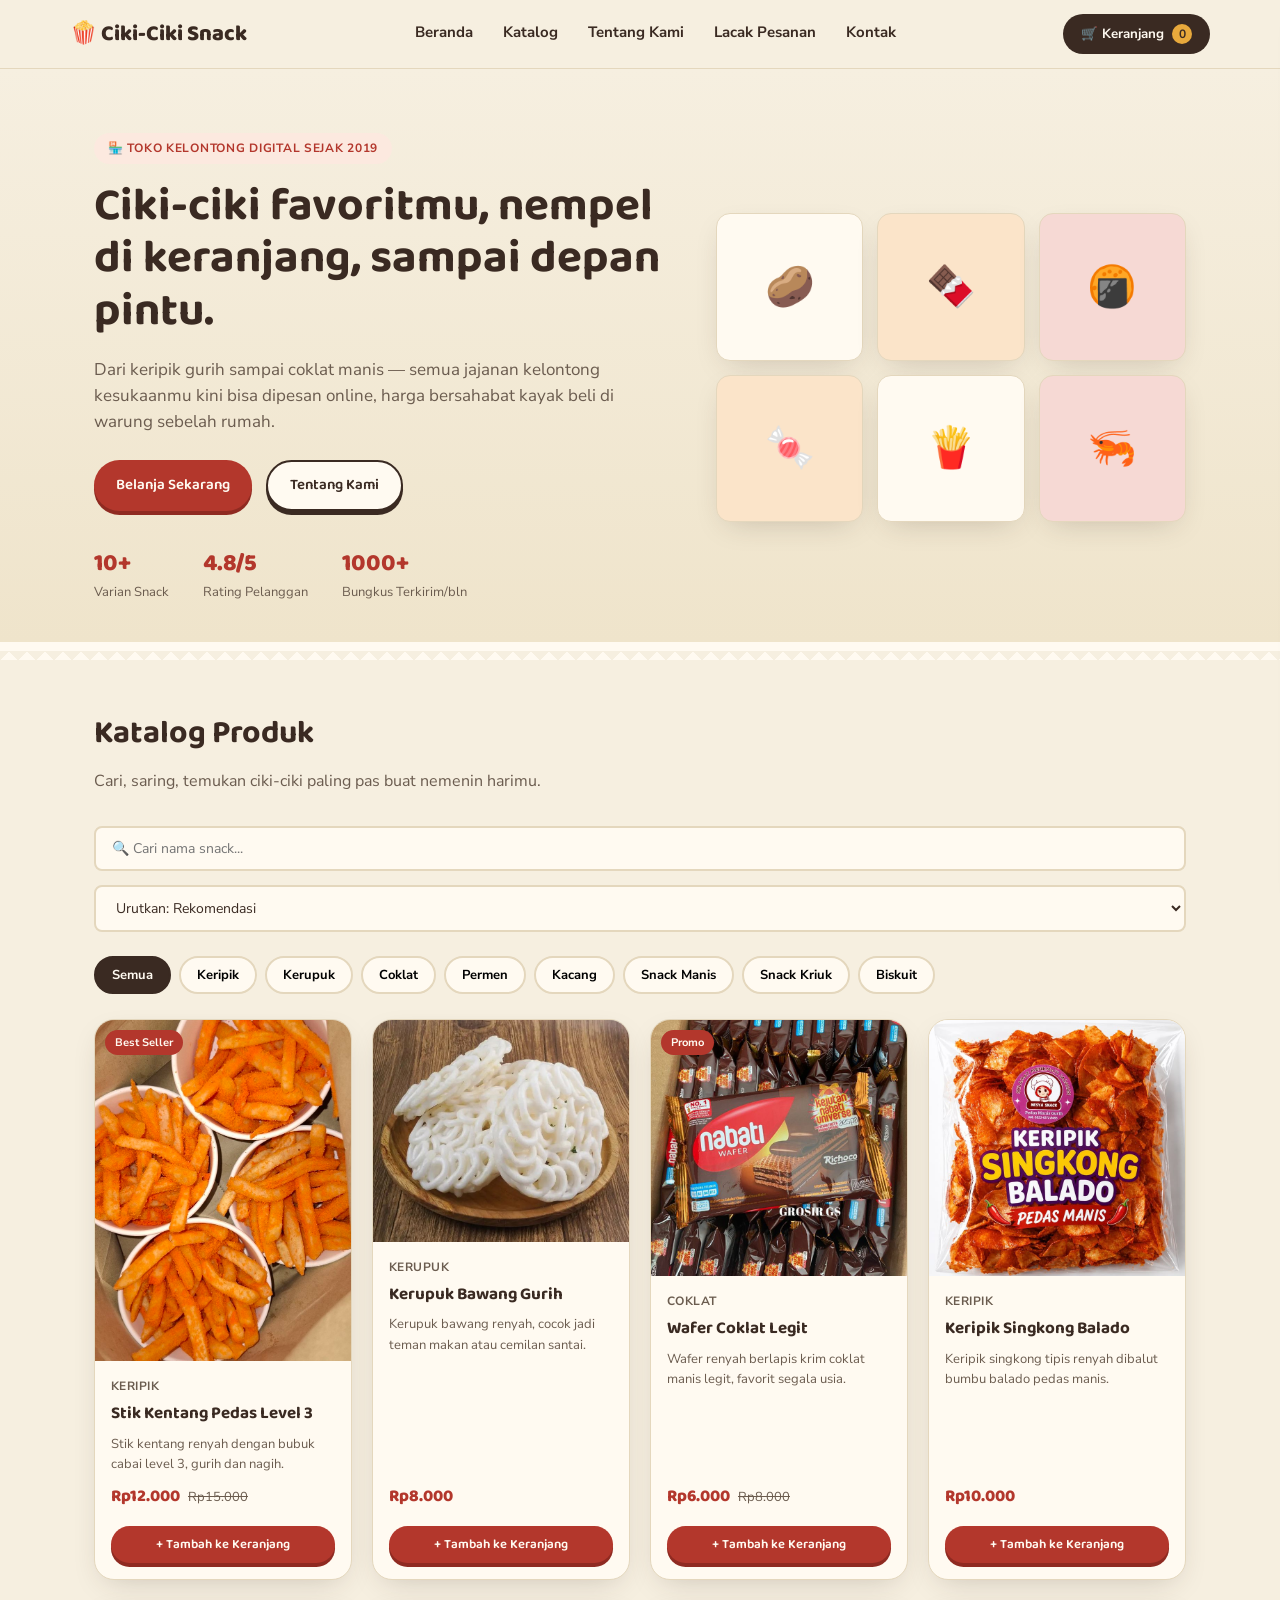
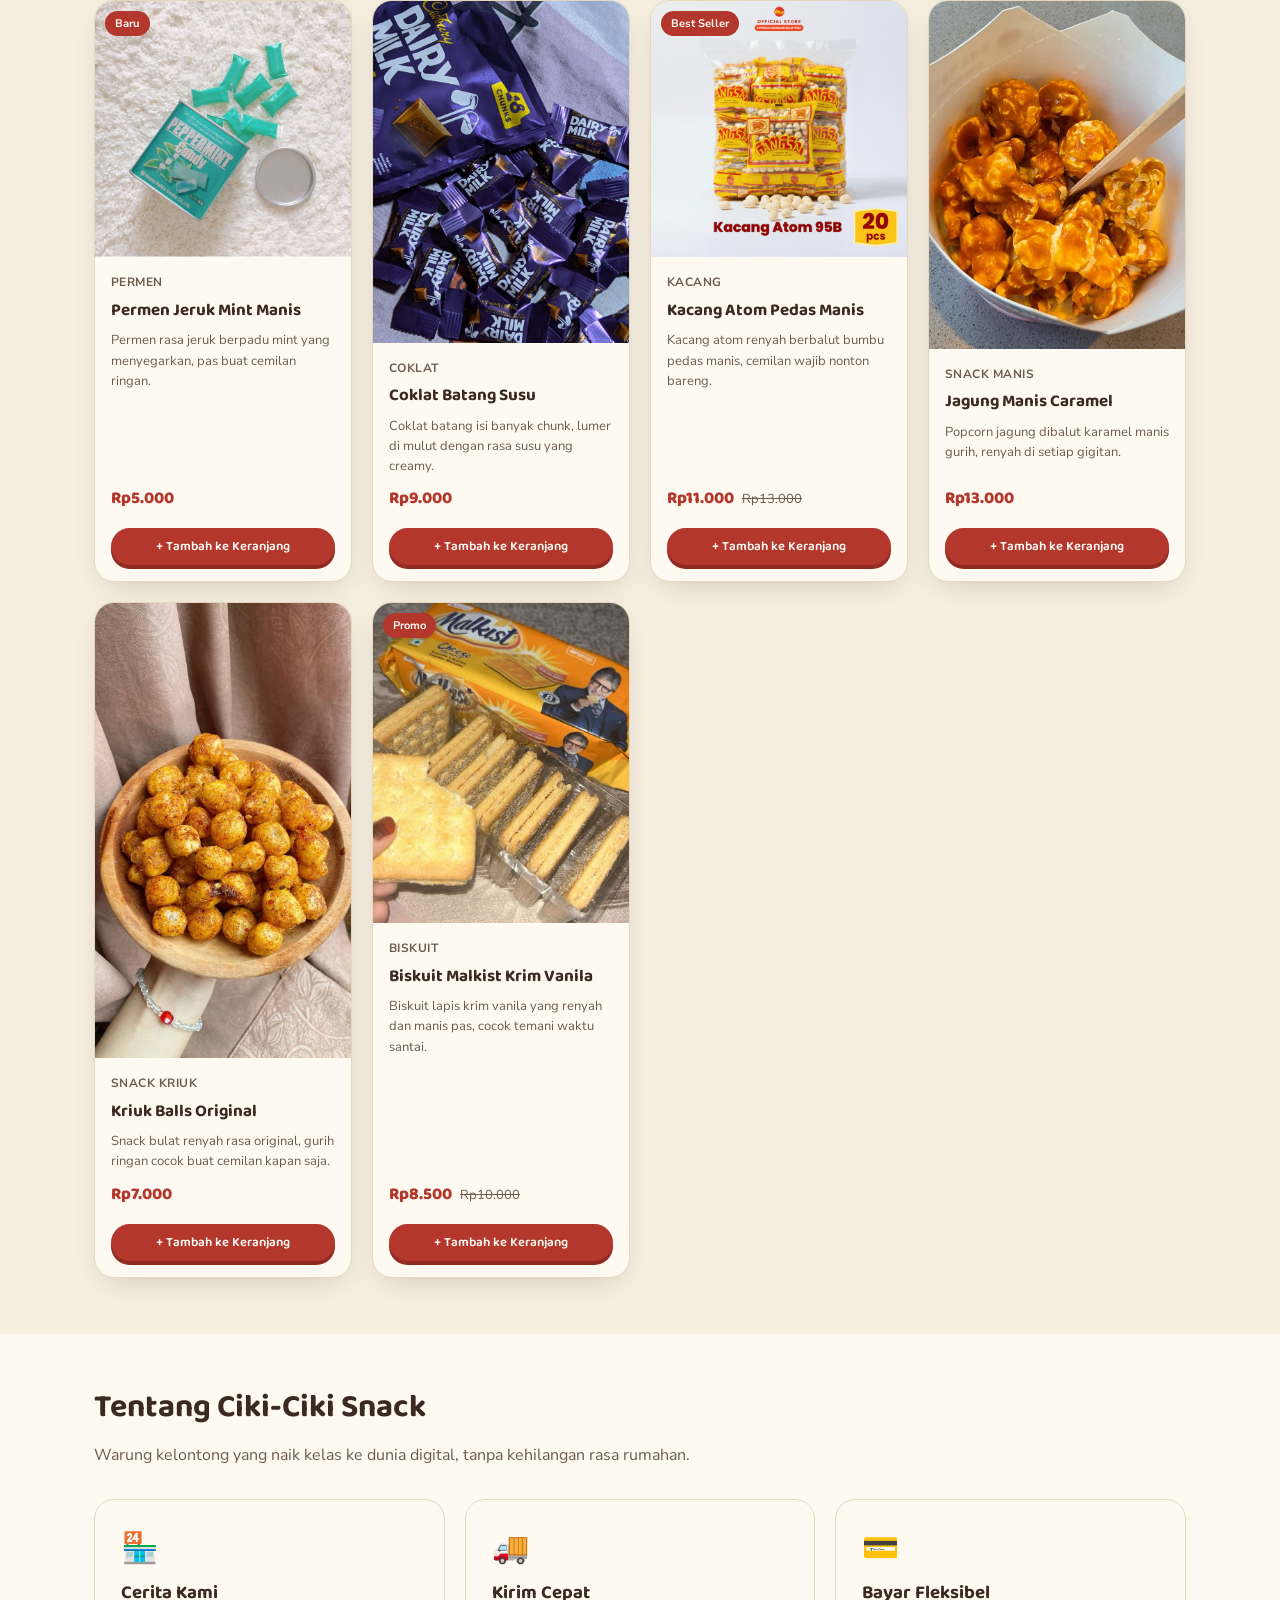
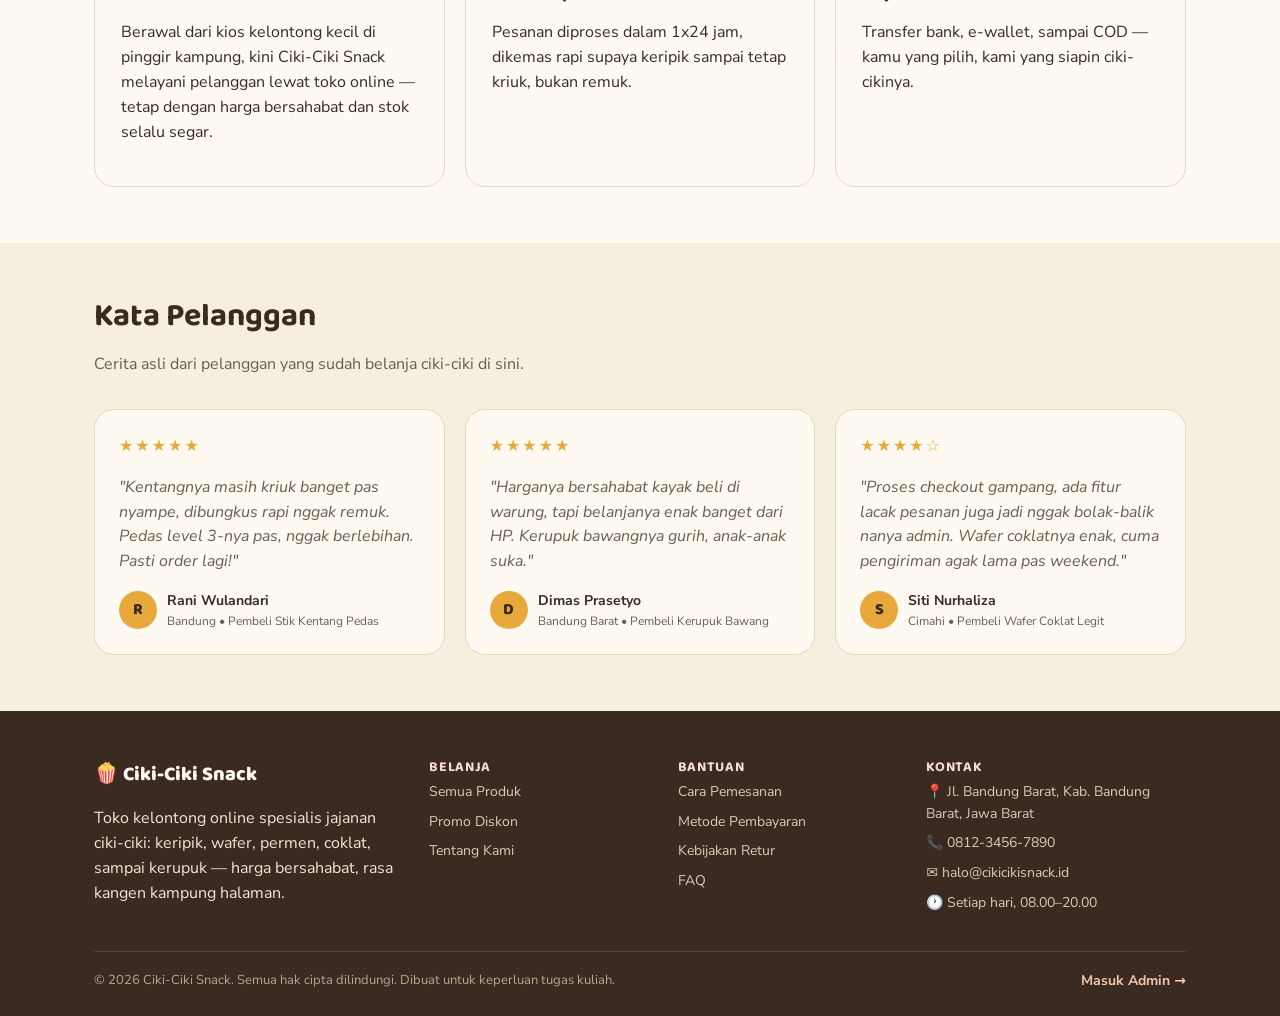
<file: index.html>
<!doctype html>
<html lang="id">
  <head>
    <meta charset="UTF-8" />
    <meta name="viewport" content="width=device-width, initial-scale=1.0" />
    <title>Ciki-Ciki Snack — Toko Kelontong Online</title>
    <link rel="stylesheet" href="css/style.css" />
  </head>
  <body>
    <header class="site-header">
      <div class="container nav-row">
        <a href="#home" class="brand">🍿 Ciki-Ciki Snack</a>
        <nav class="nav-links" id="navLinks">
          <a href="#home">Beranda</a>
          <a href="#catalog">Katalog</a>
          <a href="#about">Tentang Kami</a>
          <a href="lacak-pesanan.html" id="trackOrderLink">Lacak Pesanan</a>
          <a href="#footer">Kontak</a>
        </nav>
        <div class="nav-actions">
          <button class="cart-btn" id="openCartBtn">
            🛒 Keranjang <span class="cart-count" id="cartCount">0</span>
          </button>
          <button class="nav-toggle" id="navToggle" aria-label="Buka menu">
            ☰
          </button>
        </div>
      </div>
    </header>

    <!-- ============ HERO ============ -->
    <section class="hero" id="home">
      <div class="container hero-grid">
        <div>
          <span class="eyebrow">🏪 Toko kelontong digital sejak 2019</span>
          <h1>Ciki-ciki favoritmu, nempel di keranjang, sampai depan pintu.</h1>
          <p class="lead">
            Dari keripik gurih sampai coklat manis — semua jajanan kelontong
            kesukaanmu kini bisa dipesan online, harga bersahabat kayak beli di
            warung sebelah rumah.
          </p>
          <div class="hero-ctas">
            <a href="#catalog" class="btn btn-primary">Belanja Sekarang</a>
            <a href="#about" class="btn btn-secondary">Tentang Kami</a>
          </div>
          <div class="hero-stats">
            <div>
              <div class="stat-num">10+</div>
              <div class="stat-label">Varian Snack</div>
            </div>
            <div>
              <div class="stat-num">4.8/5</div>
              <div class="stat-label">Rating Pelanggan</div>
            </div>
            <div>
              <div class="stat-num">1000+</div>
              <div class="stat-label">Bungkus Terkirim/bln</div>
            </div>
          </div>
        </div>
        <div class="hero-visual" aria-hidden="true">
          <div class="chip">🥔</div>
          <div class="chip">🍫</div>
          <div class="chip">🍘</div>
          <div class="chip">🍬</div>
          <div class="chip">🍟</div>
          <div class="chip">🦐</div>
        </div>
      </div>
    </section>
    <div class="zigzag-divider"></div>

    <!-- ============ CATALOG ============ -->
    <section class="section" id="catalog">
      <div class="container">
        <div class="section-head">
          <h2>Katalog Produk</h2>
          <p>Cari, saring, temukan ciki-ciki paling pas buat nemenin harimu.</p>
        </div>

        <div class="catalog-controls">
          <input
            type="text"
            class="input"
            id="searchInput"
            placeholder="🔍 Cari nama snack..."
          />
          <select class="input" id="sortSelect">
            <option value="rekomendasi">Urutkan: Rekomendasi</option>
            <option value="harga-asc">Harga: Rendah ke Tinggi</option>
            <option value="harga-desc">Harga: Tinggi ke Rendah</option>
            <option value="nama">Nama: A-Z</option>
          </select>
        </div>
        <div class="category-pills" id="categoryPills"></div>
        <br />
        <div class="product-grid" id="productGrid"></div>
      </div>
    </section>

    <!-- ============ ABOUT ============ -->
    <section class="section" id="about" style="background: var(--paper)">
      <div class="container">
        <div class="section-head">
          <h2>Tentang Ciki-Ciki Snack</h2>
          <p>
            Warung kelontong yang naik kelas ke dunia digital, tanpa kehilangan
            rasa rumahan.
          </p>
        </div>
        <div class="about-grid">
          <div class="about-card">
            <div class="icon">🏪</div>
            <h3>Cerita Kami</h3>
            <p>
              Berawal dari kios kelontong kecil di pinggir kampung, kini
              Ciki-Ciki Snack melayani pelanggan lewat toko online — tetap
              dengan harga bersahabat dan stok selalu segar.
            </p>
          </div>
          <div class="about-card">
            <div class="icon">🚚</div>
            <h3>Kirim Cepat</h3>
            <p>
              Pesanan diproses dalam 1x24 jam, dikemas rapi supaya keripik
              sampai tetap kriuk, bukan remuk.
            </p>
          </div>
          <div class="about-card">
            <div class="icon">💳</div>
            <h3>Bayar Fleksibel</h3>
            <p>
              Transfer bank, e-wallet, sampai COD — kamu yang pilih, kami yang
              siapin ciki-cikinya.
            </p>
          </div>
        </div>
      </div>
    </section>

    <!-- ============ TESTIMONIALS ============ -->
    <section class="section">
      <div class="container">
        <div class="section-head">
          <h2>Kata Pelanggan</h2>
          <p>
            Cerita asli dari pelanggan yang sudah belanja ciki-ciki di sini.
          </p>
        </div>
        <div class="testimonial-grid">
          <div class="testimonial-card">
            <div class="stars">★★★★★</div>
            <p class="testimonial-quote">
              "Kentangnya masih kriuk banget pas nyampe, dibungkus rapi nggak
              remuk. Pedas level 3-nya pas, nggak berlebihan. Pasti order lagi!"
            </p>
            <div class="testimonial-person">
              <div class="avatar">R</div>
              <div>
                <div class="person-name">Rani Wulandari</div>
                <div class="person-meta">
                  Bandung • Pembeli Stik Kentang Pedas
                </div>
              </div>
            </div>
          </div>
          <div class="testimonial-card">
            <div class="stars">★★★★★</div>
            <p class="testimonial-quote">
              "Harganya bersahabat kayak beli di warung, tapi belanjanya enak
              banget dari HP. Kerupuk bawangnya gurih, anak-anak suka."
            </p>
            <div class="testimonial-person">
              <div class="avatar">D</div>
              <div>
                <div class="person-name">Dimas Prasetyo</div>
                <div class="person-meta">
                  Bandung Barat • Pembeli Kerupuk Bawang
                </div>
              </div>
            </div>
          </div>
          <div class="testimonial-card">
            <div class="stars">★★★★☆</div>
            <p class="testimonial-quote">
              "Proses checkout gampang, ada fitur lacak pesanan juga jadi nggak
              bolak-balik nanya admin. Wafer coklatnya enak, cuma pengiriman
              agak lama pas weekend."
            </p>
            <div class="testimonial-person">
              <div class="avatar">S</div>
              <div>
                <div class="person-name">Siti Nurhaliza</div>
                <div class="person-meta">
                  Cimahi • Pembeli Wafer Coklat Legit
                </div>
              </div>
            </div>
          </div>
        </div>
      </div>
    </section>

    <!-- ============ FOOTER ============ -->
    <footer class="site-footer" id="footer">
      <div class="container">
        <div class="footer-grid">
          <div>
            <div class="footer-brand">🍿 Ciki-Ciki Snack</div>
            <p>
              Toko kelontong online spesialis jajanan ciki-ciki: keripik, wafer,
              permen, coklat, sampai kerupuk — harga bersahabat, rasa kangen
              kampung halaman.
            </p>
          </div>
          <div>
            <h4>Belanja</h4>
            <ul>
              <li><a href="#catalog">Semua Produk</a></li>
              <li><a href="#catalog">Promo Diskon</a></li>
              <li><a href="#about">Tentang Kami</a></li>
            </ul>
          </div>
          <div>
            <h4>Bantuan</h4>
            <ul>
              <li>
                <a href="lacak-pesanan.html" id="trackOrderLink2"
                  >Cara Pemesanan</a
                >
              </li>
              <li><a href="#">Metode Pembayaran</a></li>
              <li><a href="#">Kebijakan Retur</a></li>
              <li><a href="#">FAQ</a></li>
            </ul>
          </div>
          <div>
            <h4>Kontak</h4>
            <ul>
              <li>📍 Jl. Bandung Barat, Kab. Bandung Barat, Jawa Barat</li>
              <li>📞 0812-3456-7890</li>
              <li>✉️ halo@cikicikisnack.id</li>
              <li>🕐 Setiap hari, 08.00–20.00</li>
            </ul>
          </div>
        </div>
        <div class="footer-bottom">
          <span
            >© 2026 Ciki-Ciki Snack. Semua hak cipta dilindungi. Dibuat untuk
            keperluan tugas kuliah.</span
          >
          <a href="admin/admin-login.html">Masuk Admin →</a>
        </div>
      </div>
    </footer>

    <!-- ============ CART DRAWER ============ -->
    <div class="drawer-overlay" id="cartOverlay"></div>
    <aside class="drawer" id="cartDrawer">
      <div class="drawer-head">
        <h3>Keranjang Kamu</h3>
        <button class="modal-close" id="closeCartBtn">✕</button>
      </div>
      <div class="drawer-body" id="cartBody"></div>
      <div class="drawer-foot">
        <div class="summary-row total">
          <span>Total</span><span id="cartTotal">Rp0</span>
        </div>
        <br />
        <button class="btn btn-primary btn-block" id="goCheckoutBtn">
          Checkout
        </button>
      </div>
    </aside>

    <!-- ============ CHECKOUT / SUKSES / LACAK PESANAN ============
     Halaman-halaman ini sekarang terpisah, lihat: checkout.html,
     order-sukses.html, dan lacak-pesanan.html -->

    <div class="toast" id="toast"></div>

    <script src="js/data.js"></script>
    <script src="js/store.js"></script>
  </body>
</html>
</file>
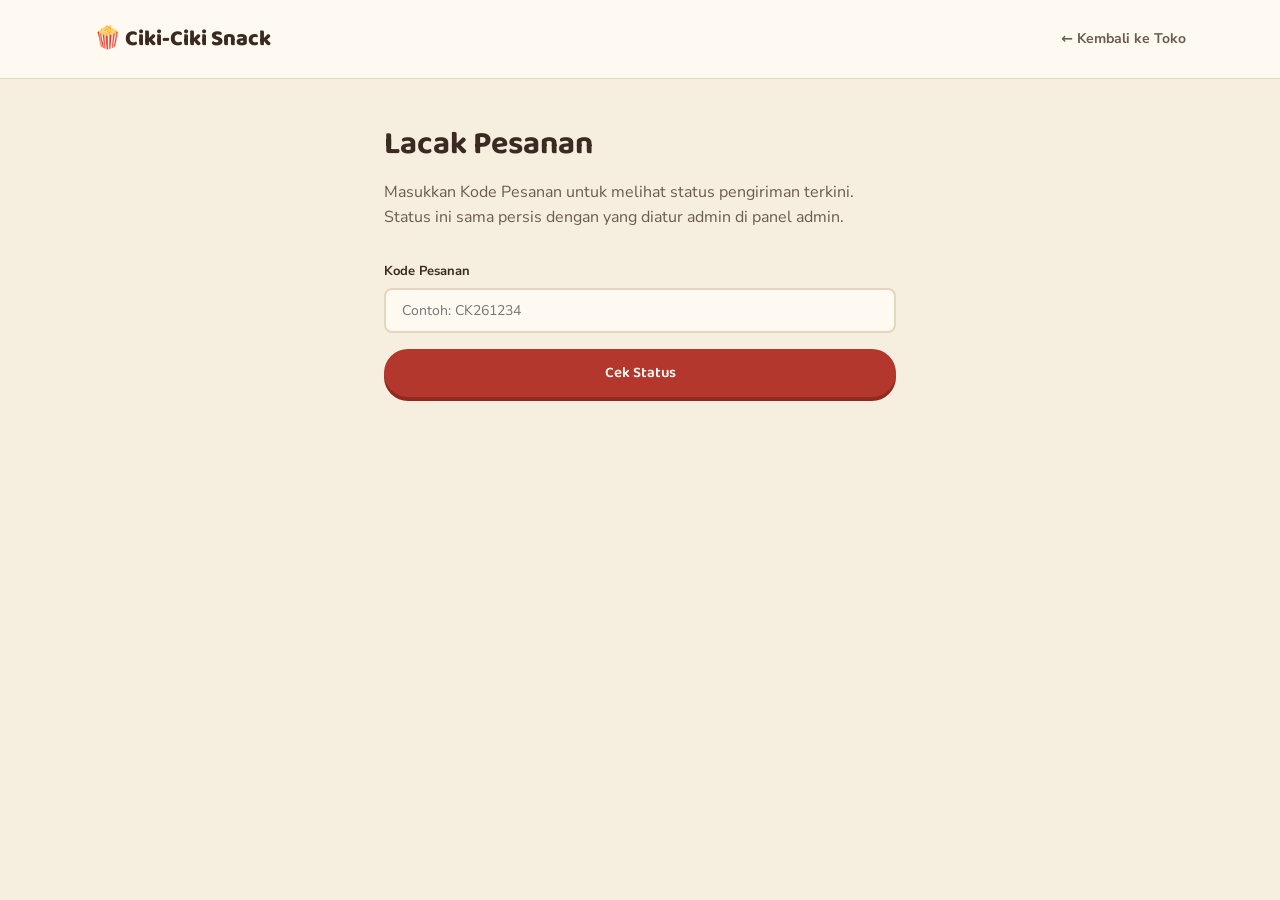
<file: lacak-pesanan.html>
<!DOCTYPE html>
<html lang="id">
<head>
<meta charset="UTF-8" />
<meta name="viewport" content="width=device-width, initial-scale=1.0" />
<title>Lacak Pesanan — Ciki-Ciki Snack</title>
<link rel="stylesheet" href="css/style.css" />
</head>
<body>

<header class="slim-header">
  <div class="container">
    <a href="index.html" class="brand">🍿 Ciki-Ciki Snack</a>
    <a href="index.html" class="back-link">← Kembali ke Toko</a>
  </div>
</header>

<section class="page-section">
  <div class="container" style="max-width:560px;">
    <div class="section-head" style="text-align:left;">
      <h2>Lacak Pesanan</h2>
      <p>Masukkan Kode Pesanan untuk melihat status pengiriman terkini. Status ini sama persis dengan yang diatur admin di panel admin.</p>
    </div>

    <div class="panel">
      <div class="form-group">
        <label for="trackCodeInput">Kode Pesanan</label>
        <input class="input" type="text" id="trackCodeInput" placeholder="Contoh: CK261234" />
      </div>
      <button class="btn btn-primary btn-block" id="trackSubmitBtn">Cek Status</button>
      <div id="trackResult" style="margin-top:18px;"></div>
    </div>
  </div>
</section>

<script src="js/data.js"></script>
<script src="js/lacak-pesanan.js"></script>
</body>
</html>
</file>
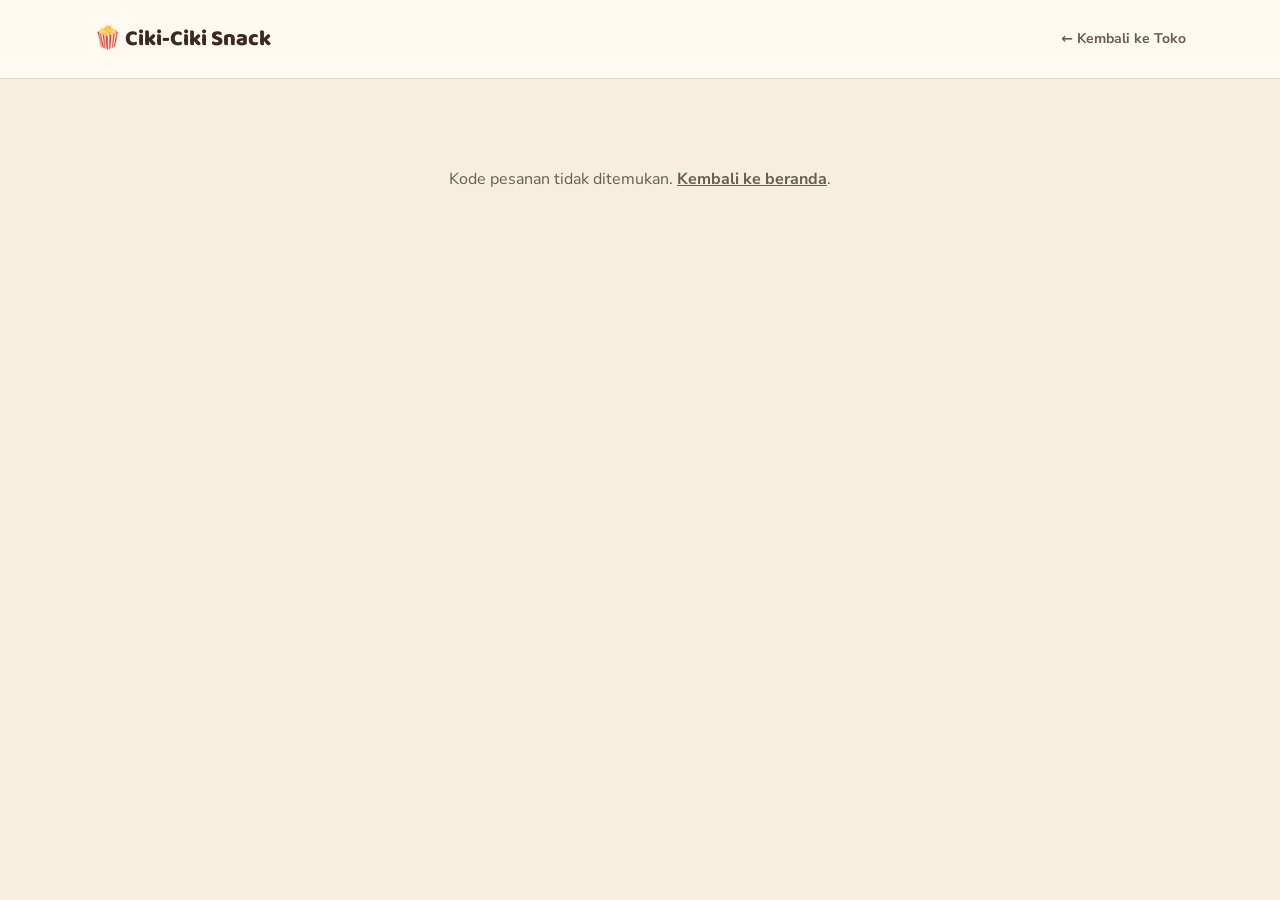
<file: order-sukses.html>
<!DOCTYPE html>
<html lang="id">
<head>
<meta charset="UTF-8" />
<meta name="viewport" content="width=device-width, initial-scale=1.0" />
<title>Pesanan Berhasil — Ciki-Ciki Snack</title>
<link rel="stylesheet" href="css/style.css" />
</head>
<body>

<header class="slim-header">
  <div class="container">
    <a href="index.html" class="brand">🍿 Ciki-Ciki Snack</a>
    <a href="index.html" class="back-link">← Kembali ke Toko</a>
  </div>
</header>

<section class="page-section">
  <div class="container">
    <div class="success-box">
      <div style="font-size:48px;">✅</div>
      <h2>Pembayaran Berhasil (Simulasi)</h2>
      <p>Terima kasih! Pesananmu segera dikemas oleh tim kami.</p>
      <p style="font-weight:800;font-family:var(--font-display);font-size:20px;" id="successOrderCode"></p>

      <div id="successOrderSummary" style="text-align:left;margin-top:18px;"></div>

      <div style="display:flex;gap:10px;justify-content:center;margin-top:20px;flex-wrap:wrap;">
        <a class="btn btn-secondary" id="successTrackBtn" href="lacak-pesanan.html">📦 Lacak Pesanan</a>
        <a href="index.html" class="btn btn-primary">Kembali ke Beranda</a>
      </div>
    </div>

    <!-- Kalau halaman ini dibuka tanpa kode pesanan yang valid -->
    <div class="empty-state hidden" id="orderNotFoundNotice">
      Kode pesanan tidak ditemukan. <a href="index.html" style="text-decoration:underline;font-weight:700;">Kembali ke beranda</a>.
    </div>
  </div>
</section>

<script src="js/data.js"></script>
<script src="js/order-sukses.js"></script>
</body>
</html>
</file>
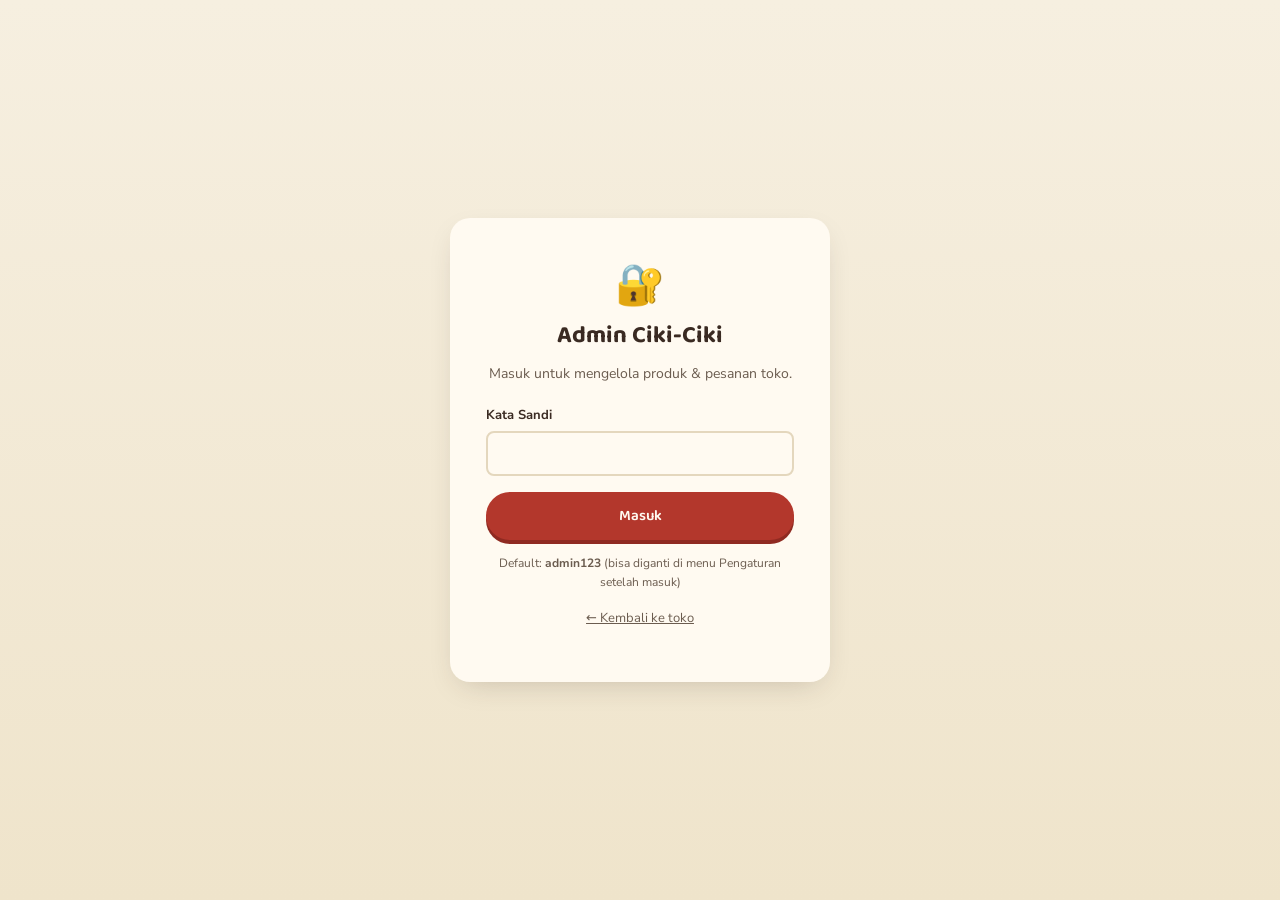
<file: admin/admin-dashboard.html>
<!DOCTYPE html>
<html lang="id">
<head>
<meta charset="UTF-8" />
<meta name="viewport" content="width=device-width, initial-scale=1.0" />
<title>Dashboard Admin — Ciki-Ciki Snack</title>
<link rel="stylesheet" href="../css/style.css" />
<link rel="stylesheet" href="css/admin.css" />
</head>
<body class="admin-body">

<div class="admin-shell" id="adminShell">
  <aside class="admin-sidebar" id="adminSidebar">
    <div class="brand">🍿 Ciki-Ciki Admin</div>
    <a class="admin-nav-link active" data-page="dashboard" href="admin-dashboard.html">📊 Dashboard</a>
    <a class="admin-nav-link" data-page="products" href="admin-produk.html">🍪 Produk</a>
    <a class="admin-nav-link" data-page="orders" href="admin-pesanan.html">📦 Pesanan</a>
    <a class="admin-nav-link" data-page="settings" href="admin-pengaturan.html">⚙️ Pengaturan</a>
    <div class="admin-nav-spacer"></div>
    <a class="admin-nav-link" href="../index.html" target="_blank">🛍️ Lihat Toko</a>
    <button class="admin-nav-link" id="logoutBtn">🚪 Keluar</button>
  </aside>

  <main class="admin-main">
    <div class="admin-topbar">
      <button class="btn btn-ghost mobile-menu-btn" id="mobileMenuBtn">☰</button>
      <h2>Dashboard</h2>
      <div></div>
    </div>

    <section id="page-dashboard">
      <p style="color:var(--ink-soft);margin-top:-10px;margin-bottom:20px;">Ringkasan performa toko Ciki-Ciki Snack</p>
      <div class="stat-cards">
        <div class="stat-card"><div class="stat-label">Total Pendapatan</div><div class="stat-value" id="statRevenue">Rp0</div></div>
        <div class="stat-card"><div class="stat-label">Total Pesanan</div><div class="stat-value" id="statOrders">0</div></div>
        <div class="stat-card"><div class="stat-label">Menunggu Diproses</div><div class="stat-value" id="statPending">0</div></div>
        <div class="stat-card"><div class="stat-label">Produk Aktif</div><div class="stat-value" id="statProducts">0</div></div>
      </div>

      <div class="panel">
        <div class="panel-head"><h3 style="margin:0;">Pesanan Terbaru</h3></div>
        <div style="overflow-x:auto;">
          <table class="data-table">
            <thead><tr><th>Kode</th><th>Pelanggan</th><th>Total</th><th>Status</th></tr></thead>
            <tbody id="recentOrdersBody"></tbody>
          </table>
        </div>
      </div>

      <div class="panel">
        <div class="panel-head"><h3 style="margin:0;">Produk Terlaris</h3></div>
        <div style="overflow-x:auto;">
          <table class="data-table">
            <thead><tr><th>Produk</th><th>Kategori</th><th>Terjual</th></tr></thead>
            <tbody id="topProductsBody"></tbody>
          </table>
        </div>
      </div>
    </section>
  </main>
</div>

<div class="toast" id="toast"></div>

<script src="../js/data.js"></script>
<script src="js/admin-common.js"></script>
<script src="js/admin-dashboard.js"></script>
</body>
</html>
</file>
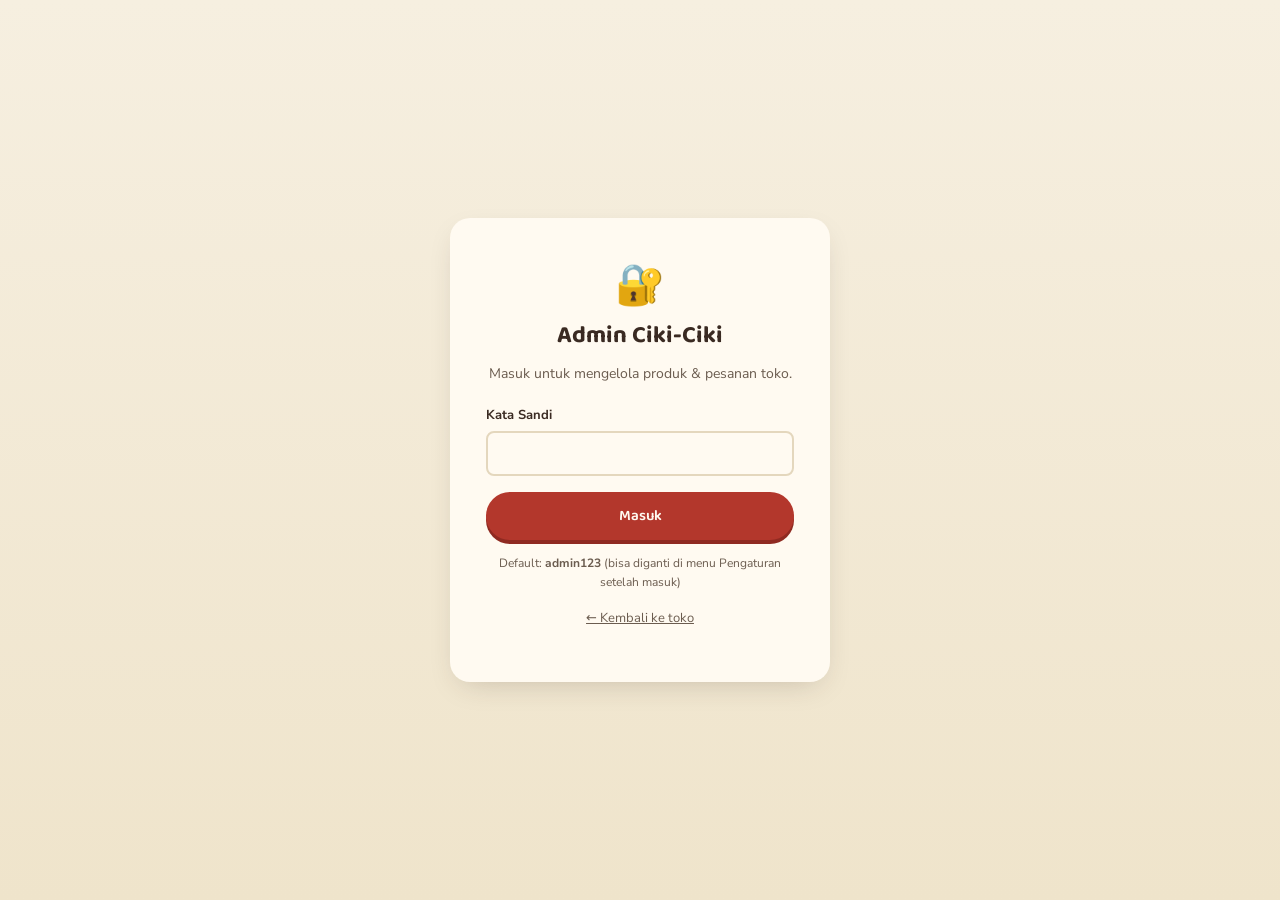
<file: admin/admin-login.html>
<!DOCTYPE html>
<html lang="id">
<head>
<meta charset="UTF-8" />
<meta name="viewport" content="width=device-width, initial-scale=1.0" />
<title>Login Admin — Ciki-Ciki Snack</title>
<link rel="stylesheet" href="../css/style.css" />
<link rel="stylesheet" href="css/admin.css" />
</head>
<body class="admin-body">

<div class="login-screen" id="loginScreen">
  <div class="login-card">
    <div class="icon">🔐</div>
    <h2>Admin Ciki-Ciki</h2>
    <p style="color:var(--ink-soft);font-size:14px;">Masuk untuk mengelola produk &amp; pesanan toko.</p>
    <form id="loginForm" style="margin-top:20px;text-align:left;">
      <div class="form-group" id="fg-login-password">
        <label for="loginPassword">Kata Sandi</label>
        <input class="input" type="password" id="loginPassword" required />
        <div class="error-text">Kata sandi salah. Coba lagi.</div>
      </div>
      <button type="submit" class="btn btn-primary btn-block">Masuk</button>
    </form>
    <p class="login-hint">Default: <strong>admin123</strong> (bisa diganti di menu Pengaturan setelah masuk)</p>
    <p style="margin-top:14px;"><a href="../index.html" style="font-size:13px;color:var(--ink-soft);text-decoration:underline;">← Kembali ke toko</a></p>
  </div>
</div>

<script src="../js/data.js"></script>
<script src="js/admin-login.js"></script>
</body>
</html>
</file>
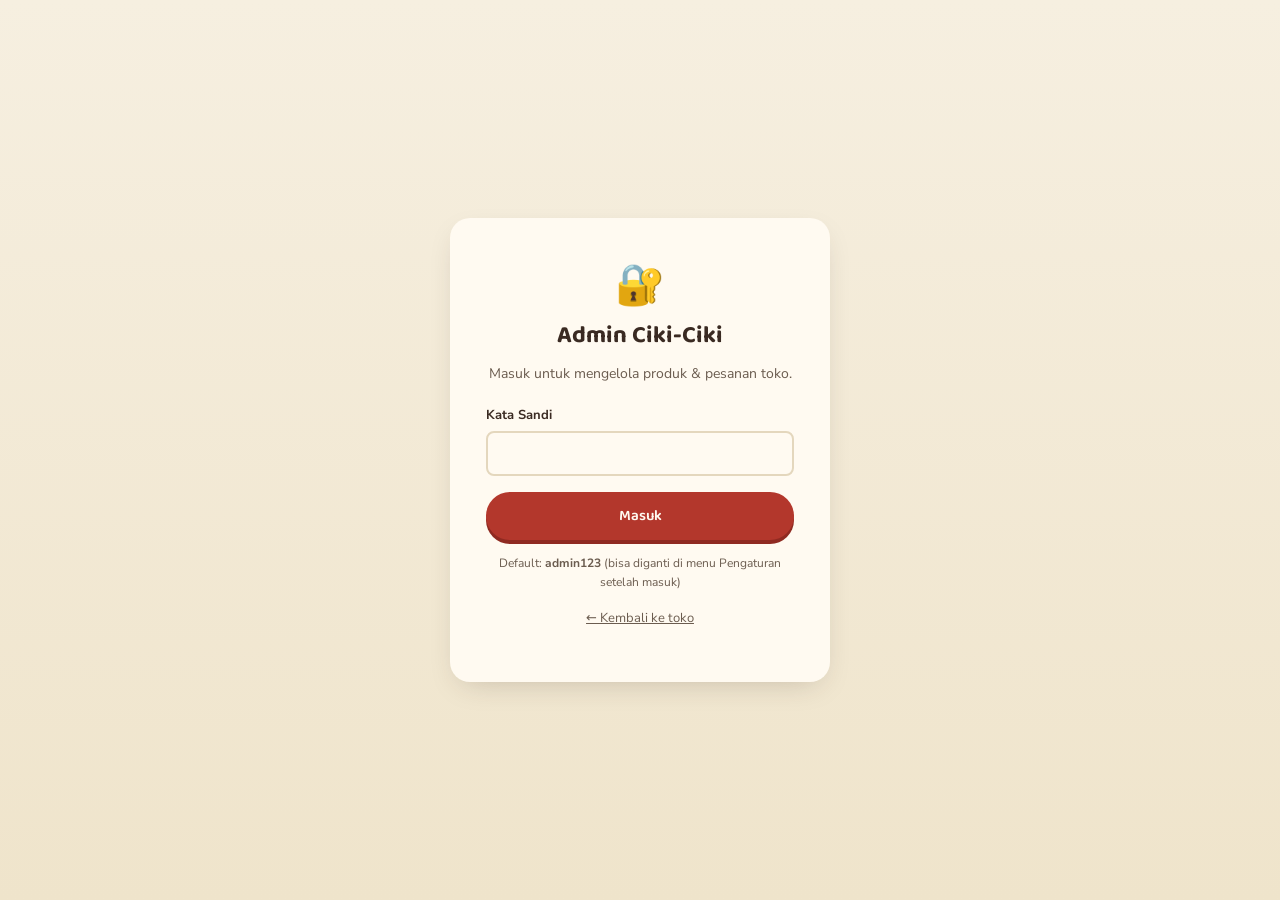
<file: admin/admin-pengaturan.html>
<!DOCTYPE html>
<html lang="id">
<head>
<meta charset="UTF-8" />
<meta name="viewport" content="width=device-width, initial-scale=1.0" />
<title>Pengaturan Admin — Ciki-Ciki Snack</title>
<link rel="stylesheet" href="../css/style.css" />
<link rel="stylesheet" href="css/admin.css" />
</head>
<body class="admin-body">

<div class="admin-shell" id="adminShell">
  <aside class="admin-sidebar" id="adminSidebar">
    <div class="brand">🍿 Ciki-Ciki Admin</div>
    <a class="admin-nav-link" data-page="dashboard" href="admin-dashboard.html">📊 Dashboard</a>
    <a class="admin-nav-link" data-page="products" href="admin-produk.html">🍪 Produk</a>
    <a class="admin-nav-link" data-page="orders" href="admin-pesanan.html">📦 Pesanan</a>
    <a class="admin-nav-link active" data-page="settings" href="admin-pengaturan.html">⚙️ Pengaturan</a>
    <div class="admin-nav-spacer"></div>
    <a class="admin-nav-link" href="../index.html" target="_blank">🛍️ Lihat Toko</a>
    <button class="admin-nav-link" id="logoutBtn">🚪 Keluar</button>
  </aside>

  <main class="admin-main">
    <div class="admin-topbar">
      <button class="btn btn-ghost mobile-menu-btn" id="mobileMenuBtn">☰</button>
      <h2>Pengaturan</h2>
      <div></div>
    </div>

    <section id="page-settings">
      <div class="panel">
        <h3>Ganti Kata Sandi Admin</h3>
        <form id="changePasswordForm">
          <div class="form-group" id="fg-current-pass">
            <label for="currentPassword">Kata Sandi Saat Ini</label>
            <input class="input" type="password" id="currentPassword" required />
            <div class="error-text">Kata sandi saat ini salah.</div>
          </div>
          <div class="form-group" id="fg-new-pass">
            <label for="newPassword">Kata Sandi Baru</label>
            <input class="input" type="password" id="newPassword" required minlength="4" />
            <div class="error-text">Kata sandi baru minimal 4 karakter.</div>
          </div>
          <div class="form-group" id="fg-confirm-pass">
            <label for="confirmPassword">Ulangi Kata Sandi Baru</label>
            <input class="input" type="password" id="confirmPassword" required />
            <div class="error-text">Konfirmasi kata sandi tidak cocok.</div>
          </div>
          <button type="submit" class="btn btn-primary">Simpan Kata Sandi</button>
        </form>
      </div>

      <div class="panel">
        <h3>Reset Data</h3>
        <p style="color:var(--ink-soft);font-size:14px;">Menghapus seluruh perubahan produk kustom dan mengembalikan katalog toko ke bawaan (foto asli). Data pesanan tidak terpengaruh.</p>
        <button class="btn btn-secondary" id="resetCatalogBtn">Pulihkan Katalog Bawaan</button>
      </div>

      <div class="panel">
        <h3>Hapus Semua Pesanan</h3>
        <p style="color:var(--ink-soft);font-size:14px;">Tindakan ini tidak bisa dibatalkan. Gunakan hanya untuk keperluan pengujian.</p>
        <button class="btn btn-danger" id="clearOrdersBtn">Hapus Semua Data Pesanan</button>
      </div>
    </section>
  </main>
</div>

<div class="toast" id="toast"></div>

<script src="../js/data.js"></script>
<script src="js/admin-common.js"></script>
<script src="js/admin-pengaturan.js"></script>
</body>
</html>
</file>
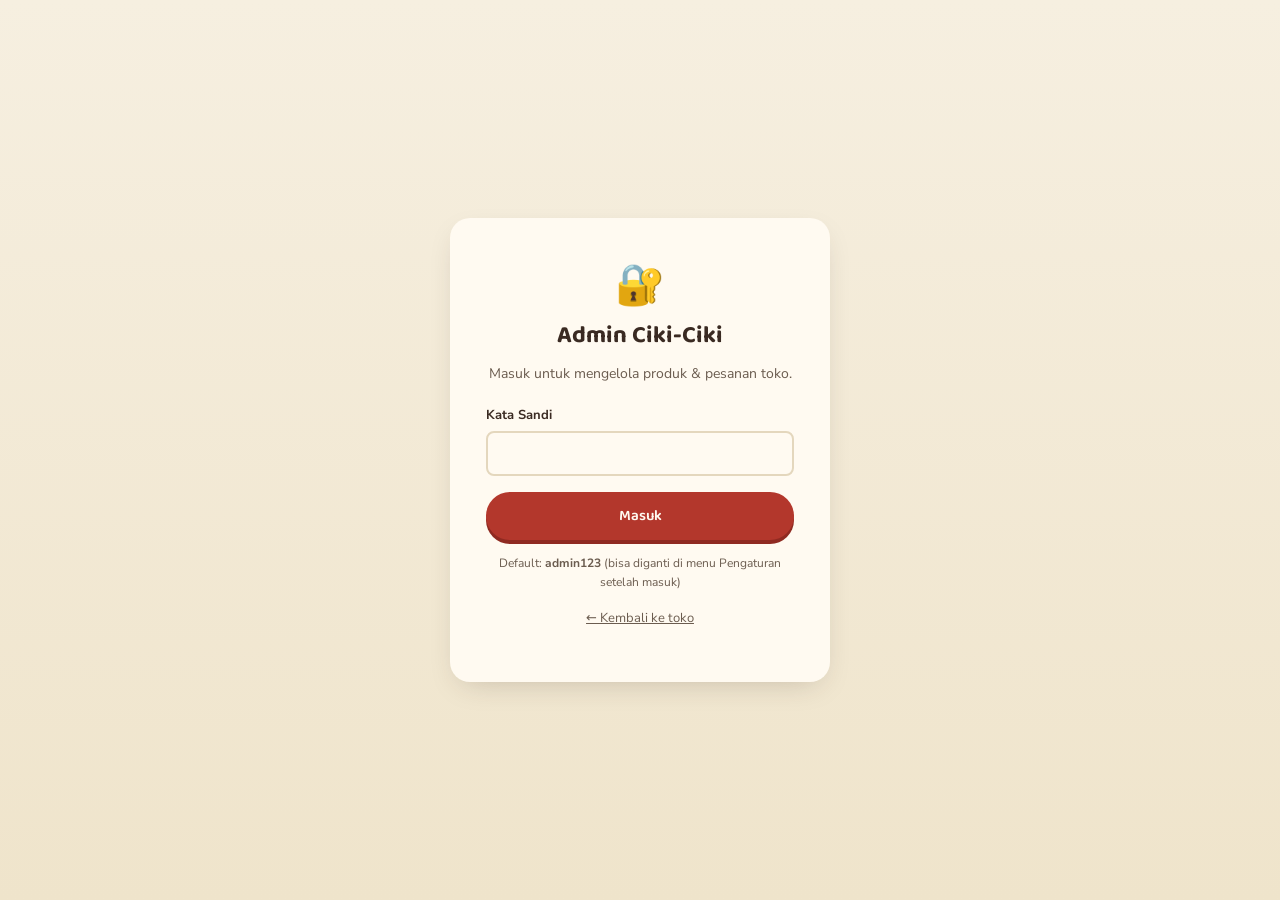
<file: admin/admin-pesanan.html>
<!DOCTYPE html>
<html lang="id">
<head>
<meta charset="UTF-8" />
<meta name="viewport" content="width=device-width, initial-scale=1.0" />
<title>Pesanan Admin — Ciki-Ciki Snack</title>
<link rel="stylesheet" href="../css/style.css" />
<link rel="stylesheet" href="css/admin.css" />
</head>
<body class="admin-body">

<div class="admin-shell" id="adminShell">
  <aside class="admin-sidebar" id="adminSidebar">
    <div class="brand">🍿 Ciki-Ciki Admin</div>
    <a class="admin-nav-link" data-page="dashboard" href="admin-dashboard.html">📊 Dashboard</a>
    <a class="admin-nav-link" data-page="products" href="admin-produk.html">🍪 Produk</a>
    <a class="admin-nav-link active" data-page="orders" href="admin-pesanan.html">📦 Pesanan</a>
    <a class="admin-nav-link" data-page="settings" href="admin-pengaturan.html">⚙️ Pengaturan</a>
    <div class="admin-nav-spacer"></div>
    <a class="admin-nav-link" href="../index.html" target="_blank">🛍️ Lihat Toko</a>
    <button class="admin-nav-link" id="logoutBtn">🚪 Keluar</button>
  </aside>

  <main class="admin-main">
    <div class="admin-topbar">
      <button class="btn btn-ghost mobile-menu-btn" id="mobileMenuBtn">☰</button>
      <h2>Pesanan</h2>
      <div></div>
    </div>

    <section id="page-orders">
      <div class="panel">
        <div class="panel-head">
          <select class="input" id="orderStatusFilter" style="max-width:220px;">
            <option value="Semua">Semua Status</option>
            <option value="Pesanan Diterima">Pesanan Diterima</option>
            <option value="Dikemas">Dikemas</option>
            <option value="Dikirim">Dikirim</option>
            <option value="Selesai">Selesai</option>
          </select>
        </div>
        <div style="overflow-x:auto;">
          <table class="data-table">
            <thead><tr><th>Kode</th><th>Pelanggan</th><th>Tanggal</th><th>Total</th><th>Status</th><th></th></tr></thead>
            <tbody id="ordersBody"></tbody>
          </table>
        </div>
      </div>
    </section>
  </main>
</div>

<!-- ============ ORDER DETAIL MODAL ============ -->
<div class="overlay" id="orderDetailOverlay">
  <div class="modal">
    <button class="modal-close" id="closeOrderDetailBtn">✕</button>
    <h3>Detail Pesanan</h3>
    <div id="orderDetailBody"></div>
    <div style="display:flex;gap:10px;justify-content:space-between;margin-top:18px;">
      <button class="btn btn-danger btn-sm" id="deleteOrderBtn">Hapus Pesanan</button>
      <select class="input" id="orderStatusSelect" style="max-width:180px;">
        <option value="Pesanan Diterima">Pesanan Diterima</option>
        <option value="Dikemas">Dikemas</option>
        <option value="Dikirim">Dikirim</option>
        <option value="Selesai">Selesai</option>
      </select>
    </div>
  </div>
</div>

<div class="toast" id="toast"></div>

<script src="../js/data.js"></script>
<script src="js/admin-common.js"></script>
<script src="js/admin-pesanan.js"></script>
</body>
</html>
</file>
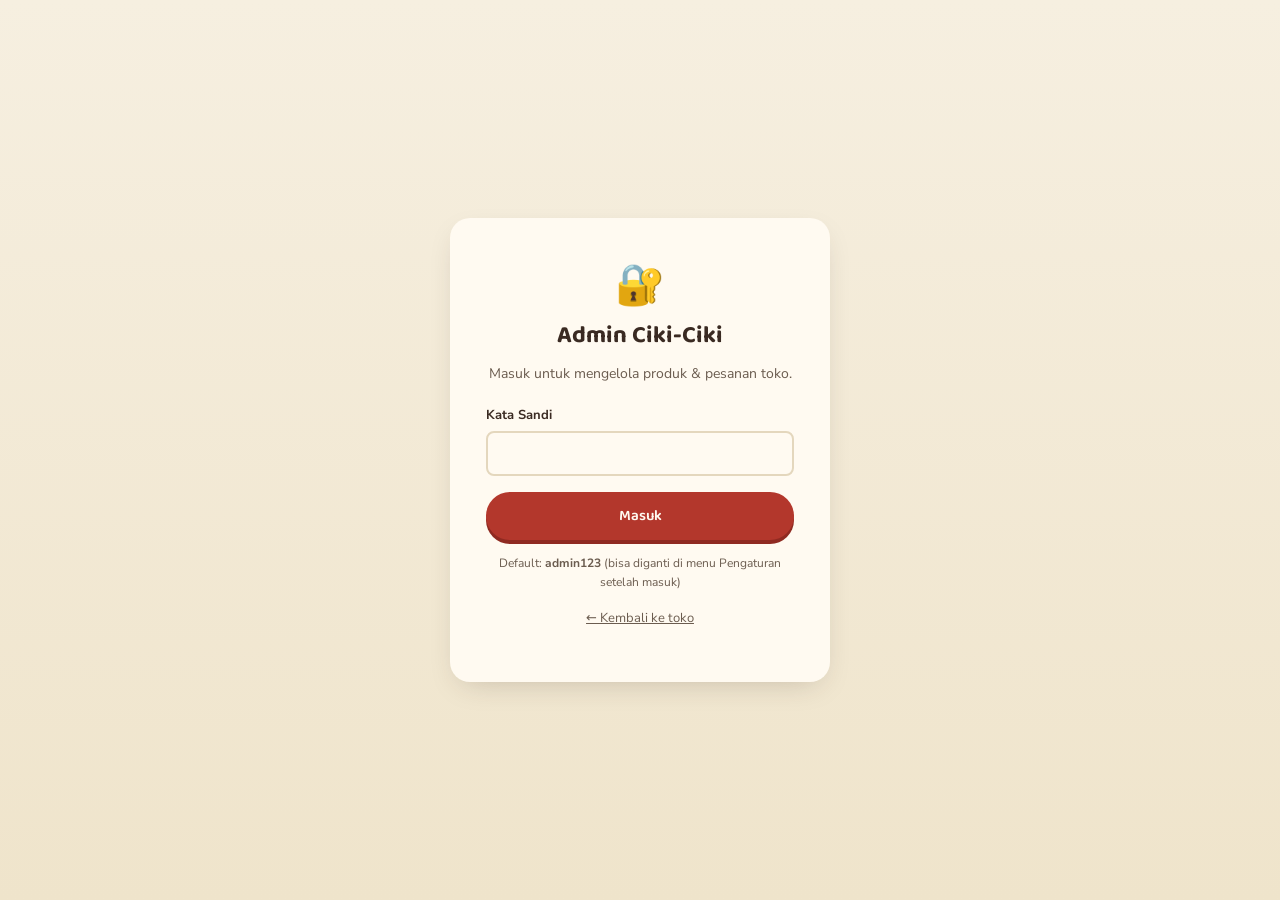
<file: admin/admin-produk.html>
<!DOCTYPE html>
<html lang="id">
<head>
<meta charset="UTF-8" />
<meta name="viewport" content="width=device-width, initial-scale=1.0" />
<title>Produk Admin — Ciki-Ciki Snack</title>
<link rel="stylesheet" href="../css/style.css" />
<link rel="stylesheet" href="css/admin.css" />
</head>
<body class="admin-body">

<div class="admin-shell" id="adminShell">
  <aside class="admin-sidebar" id="adminSidebar">
    <div class="brand">🍿 Ciki-Ciki Admin</div>
    <a class="admin-nav-link" data-page="dashboard" href="admin-dashboard.html">📊 Dashboard</a>
    <a class="admin-nav-link active" data-page="products" href="admin-produk.html">🍪 Produk</a>
    <a class="admin-nav-link" data-page="orders" href="admin-pesanan.html">📦 Pesanan</a>
    <a class="admin-nav-link" data-page="settings" href="admin-pengaturan.html">⚙️ Pengaturan</a>
    <div class="admin-nav-spacer"></div>
    <a class="admin-nav-link" href="../index.html" target="_blank">🛍️ Lihat Toko</a>
    <button class="admin-nav-link" id="logoutBtn">🚪 Keluar</button>
  </aside>

  <main class="admin-main">
    <div class="admin-topbar">
      <button class="btn btn-ghost mobile-menu-btn" id="mobileMenuBtn">☰</button>
      <h2>Produk</h2>
      <div></div>
    </div>

    <section id="page-products">
      <div class="panel">
        <div class="panel-head">
          <select class="input" id="productCategoryFilter" style="max-width:220px;">
            <option value="Semua">Semua Kategori</option>
          </select>
          <button class="btn btn-primary btn-sm" id="addProductBtn">+ Tambah Produk</button>
        </div>
        <div style="overflow-x:auto;">
          <table class="data-table">
            <thead><tr><th>Produk</th><th>Kategori</th><th>Harga</th><th>Badge</th><th></th></tr></thead>
            <tbody id="productsBody"></tbody>
          </table>
        </div>
      </div>
    </section>
  </main>
</div>

<!-- ============ PRODUCT MODAL ============ -->
<div class="overlay" id="productOverlay">
  <div class="modal">
    <button class="modal-close" id="closeProductModalBtn">✕</button>
    <h3 id="productModalTitle">Tambah Produk</h3>
    <form id="productForm">
      <input type="hidden" id="p-id" />
      <div class="form-group">
        <label for="p-imageFile">Foto Produk (opsional)</label>
        <input type="file" class="input" id="p-imageFile" accept="image/*" />
        <div style="font-size:12px;color:var(--ink-soft);margin-top:4px;">Kosongkan untuk memakai tampilan emoji di bawah. Foto bawaan katalog tersimpan di folder <code>image/produk</code>.</div>
      </div>
      <div class="form-group" id="fg-p-name">
        <label for="p-name">Nama Produk *</label>
        <input class="input" type="text" id="p-name" required />
        <div class="error-text">Nama produk wajib diisi.</div>
      </div>
      <div class="form-row-2">
        <div class="form-group">
          <label for="p-emoji">Emoji</label>
          <input class="input" type="text" id="p-emoji" maxlength="4" placeholder="🍪" />
        </div>
        <div class="form-group" id="fg-p-category">
          <label for="p-category">Kategori *</label>
          <input class="input" type="text" id="p-category" required placeholder="Keripik / Kerupuk / Coklat / Permen" />
          <div class="error-text">Kategori wajib diisi.</div>
        </div>
      </div>
      <div class="form-group">
        <label for="p-badge">Badge</label>
        <select class="input" id="p-badge">
          <option value="">Tidak ada</option>
          <option value="Best Seller">Best Seller</option>
          <option value="Promo">Promo</option>
          <option value="Baru">Baru</option>
        </select>
      </div>
      <div class="form-row-2">
        <div class="form-group" id="fg-p-price">
          <label for="p-price">Harga Jual (Rp) *</label>
          <input class="input" type="number" id="p-price" min="0" required />
          <div class="error-text">Harga jual wajib diisi.</div>
        </div>
        <div class="form-group">
          <label for="p-oldprice">Harga Coret (Rp)</label>
          <input class="input" type="number" id="p-oldprice" min="0" />
        </div>
      </div>
      <div class="form-group">
        <label for="p-desc">Deskripsi</label>
        <textarea class="input" id="p-desc"></textarea>
      </div>
      <div style="display:flex;gap:10px;justify-content:flex-end;margin-top:10px;">
        <button type="button" class="btn btn-ghost" id="cancelProductBtn">Batal</button>
        <button type="submit" class="btn btn-primary">Simpan Produk</button>
      </div>
    </form>
  </div>
</div>

<div class="toast" id="toast"></div>

<script src="../js/data.js"></script>
<script src="js/admin-common.js"></script>
<script src="js/admin-produk.js"></script>
</body>
</html>
</file>
<file: css/style.css>
/* ==========================================================================
   Ciki-Ciki Snack — Stylesheet utama
   Tema: "warung kelontong digital" — kraft paper cream + merah cabai +
   kuning mustard, tipografi bulat & ramah untuk kesan jajanan kampung
   yang naik kelas ke digital.
   ========================================================================== */

@import url("https://fonts.googleapis.com/css2?family=Baloo+2:wght@500;600;700;800&family=Nunito+Sans:ital,wght@0,400;0,600;0,700;1,400&display=swap");

:root {
  --cream: #f6efe0;
  --paper: #fffaf1;
  --ink: #3a2a22;
  --ink-soft: #6b5c4f;
  --chili: #b3372c;
  --chili-dark: #8f2a21;
  --mustard: #e8a93c;
  --sage: #6b8f71;
  --line: #e4d7bd;

  --radius-lg: 20px;
  --radius-md: 14px;
  --radius-sm: 8px;
  --shadow-soft: 0 10px 30px -12px rgba(58, 42, 34, 0.25);
  --shadow-pop: 0 4px 0 0 var(--chili-dark);

  --font-display: "Baloo 2", system-ui, sans-serif;
  --font-body: "Nunito Sans", system-ui, sans-serif;
}

* { box-sizing: border-box; }

html { scroll-behavior: smooth; }

body {
  margin: 0;
  font-family: var(--font-body);
  background: var(--cream);
  color: var(--ink);
  line-height: 1.55;
}

h1, h2, h3, h4 {
  font-family: var(--font-display);
  color: var(--ink);
  margin: 0 0 0.4em;
  line-height: 1.15;
}

a { color: inherit; text-decoration: none; }
button { font-family: inherit; }
img { max-width: 100%; display: block; }

.container {
  width: 100%;
  max-width: 1140px;
  margin: 0 auto;
  padding: 0 24px;
}

/* ---------- Zig-zag divider (signature element: pinggiran bungkus snack) --- */
.zigzag-divider {
  height: 18px;
  width: 100%;
  background:
    linear-gradient(135deg, var(--cream) 25%, transparent 25.5%) 0 -9px / 18px 18px,
    linear-gradient(-135deg, var(--cream) 25%, transparent 25.5%) 0 -9px / 18px 18px;
  background-color: var(--paper);
}

/* ---------- Buttons ---------- */
.btn {
  display: inline-flex;
  align-items: center;
  justify-content: center;
  gap: 8px;
  font-family: var(--font-display);
  font-weight: 600;
  font-size: 15px;
  padding: 12px 22px;
  border-radius: 999px;
  border: none;
  cursor: pointer;
  transition: transform 0.15s ease, box-shadow 0.15s ease;
}
.btn:active { transform: translateY(2px); box-shadow: none !important; }
.btn:focus-visible { outline: 3px solid var(--sage); outline-offset: 2px; }

.btn-primary {
  background: var(--chili);
  color: var(--paper);
  box-shadow: var(--shadow-pop);
}
.btn-primary:hover { background: #c4402f; }

.btn-secondary {
  background: var(--paper);
  color: var(--ink);
  border: 2px solid var(--ink);
  box-shadow: 0 4px 0 0 var(--ink);
}

.btn-ghost {
  background: transparent;
  color: var(--ink);
  border: 2px solid var(--line);
}

.btn-block { width: 100%; }
.btn-sm { padding: 8px 16px; font-size: 13px; }
.btn-danger { background: var(--chili); color: var(--paper); }

/* ---------- Header / Nav ---------- */
.site-header {
  position: sticky;
  top: 0;
  z-index: 40;
  background: rgba(246, 239, 224, 0.92);
  backdrop-filter: blur(6px);
  border-bottom: 1px solid var(--line);
}
.nav-row {
  display: flex;
  align-items: center;
  justify-content: space-between;
  padding: 14px 0;
}
.brand {
  font-family: var(--font-display);
  font-weight: 800;
  font-size: 22px;
  display: flex;
  align-items: center;
  gap: 8px;
}
.nav-links {
  display: flex;
  gap: 26px;
  align-items: center;
  font-weight: 700;
  font-size: 15px;
}
.nav-links a { padding: 6px 2px; border-bottom: 3px solid transparent; }
.nav-links a:hover { border-color: var(--mustard); }
.nav-actions { display: flex; align-items: center; gap: 12px; }
.cart-btn {
  position: relative;
  display: flex;
  align-items: center;
  gap: 8px;
  background: var(--ink);
  color: var(--paper);
  border-radius: 999px;
  padding: 10px 18px;
  font-weight: 700;
  border: none;
  cursor: pointer;
}
.cart-count {
  background: var(--mustard);
  color: var(--ink);
  border-radius: 999px;
  font-size: 12px;
  min-width: 20px;
  height: 20px;
  display: inline-flex;
  align-items: center;
  justify-content: center;
  padding: 0 5px;
}
.nav-toggle { display: none; background: none; border: none; font-size: 26px; cursor: pointer; }

@media (max-width: 860px) {
  .nav-links { display: none; }
  .nav-toggle { display: block; }
  .nav-links.open {
    display: flex;
    flex-direction: column;
    position: absolute;
    top: 64px;
    left: 0;
    right: 0;
    background: var(--paper);
    padding: 16px 24px;
    border-bottom: 1px solid var(--line);
  }
}

/* ---------- Hero ---------- */
.hero {
  padding: 64px 0 40px;
  background: linear-gradient(180deg, var(--cream) 0%, #efe4cb 100%);
}
.hero-grid {
  display: grid;
  grid-template-columns: 1.1fr 0.9fr;
  gap: 48px;
  align-items: center;
}
.eyebrow {
  display: inline-flex;
  align-items: center;
  gap: 8px;
  font-weight: 700;
  letter-spacing: 0.06em;
  font-size: 12px;
  text-transform: uppercase;
  color: var(--chili);
  background: #fce9df;
  padding: 6px 14px;
  border-radius: 999px;
  margin-bottom: 16px;
}
.hero h1 {
  font-size: clamp(32px, 4.2vw, 46px);
  max-width: 620px;
}
.hero p.lead {
  font-size: 17px;
  color: var(--ink-soft);
  max-width: 520px;
  margin-bottom: 24px;
}
.hero-ctas { display: flex; gap: 14px; margin-bottom: 34px; flex-wrap: wrap; }
.hero-stats { display: flex; gap: 34px; flex-wrap: wrap; }
.hero-stats .stat-num {
  font-family: var(--font-display);
  font-size: 24px;
  color: var(--chili);
  font-weight: 800;
}
.hero-stats .stat-label { font-size: 13px; color: var(--ink-soft); }

.hero-visual {
  position: relative;
  display: grid;
  grid-template-columns: repeat(3, 1fr);
  gap: 14px;
}
.hero-visual .chip {
  aspect-ratio: 1;
  border-radius: var(--radius-md);
  display: flex;
  align-items: center;
  justify-content: center;
  font-size: 40px;
  background: var(--paper);
  box-shadow: var(--shadow-soft);
  border: 1px solid var(--line);
}
.hero-visual .chip:nth-child(2n) { background: #fbe4c9; }
.hero-visual .chip:nth-child(3n) { background: #f6d9d4; }

@media (max-width: 860px) {
  .hero-grid { grid-template-columns: 1fr; }
}

/* ---------- Section headings ---------- */
.section { padding: 56px 0; }
.section-head { max-width: 640px; margin-bottom: 32px; }
.section-head h2 { font-size: clamp(24px, 3vw, 32px); }
.section-head p { color: var(--ink-soft); }

/* ---------- Catalog ---------- */
.catalog-controls {
  display: flex;
  gap: 14px;
  flex-wrap: wrap;
  margin-bottom: 24px;
  align-items: center;
}
.input, select.input {
  font-family: var(--font-body);
  padding: 11px 16px;
  border-radius: var(--radius-sm);
  border: 2px solid var(--line);
  background: var(--paper);
  font-size: 14px;
  color: var(--ink);
}
.input:focus, select.input:focus { outline: none; border-color: var(--chili); }
#searchInput { flex: 1; min-width: 200px; }

.category-pills { display: flex; gap: 8px; flex-wrap: wrap; }
.pill {
  padding: 8px 16px;
  border-radius: 999px;
  border: 2px solid var(--line);
  background: var(--paper);
  font-weight: 700;
  font-size: 13px;
  cursor: pointer;
}
.pill.active { background: var(--ink); color: var(--paper); border-color: var(--ink); }

.product-grid {
  display: grid;
  grid-template-columns: repeat(auto-fill, minmax(220px, 1fr));
  gap: 20px;
}
.product-card {
  background: var(--paper);
  border-radius: var(--radius-lg);
  border: 1px solid var(--line);
  overflow: hidden;
  display: flex;
  flex-direction: column;
  box-shadow: var(--shadow-soft);
}
.product-media {
  aspect-ratio: 4/3;
  background: linear-gradient(160deg, #fbe4c9, #f6d9d4);
  display: flex;
  align-items: center;
  justify-content: center;
  font-size: 56px;
  position: relative;
}
.product-media img { width: 100%; height: 100%; object-fit: cover; }
.media-fallback { display: flex; align-items: center; justify-content: center; width: 100%; height: 100%; }
.badge {
  position: absolute;
  top: 10px;
  left: 10px;
  background: var(--chili);
  color: var(--paper);
  font-size: 11px;
  font-weight: 700;
  padding: 4px 10px;
  border-radius: 999px;
}
.product-body { padding: 16px; display: flex; flex-direction: column; gap: 6px; flex: 1; }
.product-cat { font-size: 12px; color: var(--ink-soft); font-weight: 700; text-transform: uppercase; letter-spacing: 0.04em; }
.product-name { font-family: var(--font-display); font-size: 17px; font-weight: 700; }
.product-desc { font-size: 13px; color: var(--ink-soft); flex: 1; }
.price-row { display: flex; align-items: baseline; gap: 8px; margin-top: 4px; }
.price-now { font-family: var(--font-display); font-weight: 800; color: var(--chili); font-size: 17px; }
.price-old { font-size: 13px; color: var(--ink-soft); text-decoration: line-through; }
.product-footer { padding: 0 16px 16px; }
.empty-state { padding: 40px; text-align: center; color: var(--ink-soft); grid-column: 1 / -1; }

/* ---------- About cards ---------- */
.about-grid { display: grid; grid-template-columns: repeat(3, 1fr); gap: 20px; }
.about-card {
  background: var(--paper);
  border: 1px solid var(--line);
  border-radius: var(--radius-lg);
  padding: 26px;
}
.about-card .icon { font-size: 30px; margin-bottom: 10px; }
@media (max-width: 860px) { .about-grid { grid-template-columns: 1fr; } }

/* ---------- Testimonials ---------- */
.testimonial-grid { display: grid; grid-template-columns: repeat(3, 1fr); gap: 20px; }
.testimonial-card {
  background: var(--paper);
  border: 1px solid var(--line);
  border-radius: var(--radius-lg);
  padding: 24px;
}
.stars { color: var(--mustard); letter-spacing: 2px; margin-bottom: 10px; }
.testimonial-quote { font-style: italic; color: var(--ink-soft); margin-bottom: 16px; }
.testimonial-person { display: flex; align-items: center; gap: 10px; }
.avatar {
  width: 38px; height: 38px; border-radius: 50%;
  background: var(--mustard); color: var(--ink);
  display: flex; align-items: center; justify-content: center;
  font-weight: 800; font-family: var(--font-display);
}
.person-name { font-weight: 700; font-size: 14px; }
.person-meta { font-size: 12px; color: var(--ink-soft); }
@media (max-width: 860px) { .testimonial-grid { grid-template-columns: 1fr; } }

/* ---------- Footer ---------- */
.site-footer { background: var(--ink); color: #f1e6d3; padding: 48px 0 24px; }
.footer-grid {
  display: grid;
  grid-template-columns: 1.4fr 1fr 1fr 1.2fr;
  gap: 32px;
  margin-bottom: 30px;
}
.site-footer h4 { color: #f6d9d4; font-size: 14px; text-transform: uppercase; letter-spacing: 0.05em; }
.site-footer a, .site-footer li { color: #d9cbb4; font-size: 14px; }
.site-footer ul { list-style: none; padding: 0; margin: 0; display: flex; flex-direction: column; gap: 8px; }
.footer-brand { font-family: var(--font-display); font-size: 20px; font-weight: 800; color: var(--paper); margin-bottom: 10px; }
.footer-bottom {
  border-top: 1px solid rgba(255,255,255,0.12);
  padding-top: 18px;
  font-size: 13px;
  color: #b6a68c;
  display: flex;
  justify-content: space-between;
  flex-wrap: wrap;
  gap: 10px;
}
.footer-bottom a { color: #f1c8a9; font-weight: 700; }
@media (max-width: 860px) { .footer-grid { grid-template-columns: 1fr 1fr; } }

/* ---------- Modals / Drawers ---------- */
.overlay {
  position: fixed; inset: 0;
  background: rgba(58, 42, 34, 0.5);
  display: none;
  align-items: center;
  justify-content: center;
  z-index: 100;
  padding: 16px;
}
.overlay.open { display: flex; }
.modal {
  background: var(--paper);
  border-radius: var(--radius-lg);
  max-width: 480px;
  width: 100%;
  max-height: 88vh;
  overflow-y: auto;
  padding: 26px;
  position: relative;
  box-shadow: var(--shadow-soft);
}
.modal.modal-lg { max-width: 640px; }
.modal-close {
  position: absolute;
  top: 16px; right: 16px;
  background: var(--cream);
  border: none;
  width: 34px; height: 34px;
  border-radius: 50%;
  font-size: 16px;
  cursor: pointer;
}

/* Cart drawer (slides from right) */
.drawer-overlay {
  position: fixed; inset: 0;
  background: rgba(58,42,34,0.45);
  display: none;
  z-index: 100;
}
.drawer-overlay.open { display: block; }
.drawer {
  position: fixed;
  top: 0; right: -420px;
  width: 100%; max-width: 400px;
  height: 100%;
  background: var(--paper);
  z-index: 101;
  transition: right 0.25s ease;
  display: flex;
  flex-direction: column;
  box-shadow: var(--shadow-soft);
}
.drawer.open { right: 0; }
.drawer-head {
  padding: 20px; display: flex; justify-content: space-between; align-items: center;
  border-bottom: 1px solid var(--line);
}
.drawer-body { flex: 1; overflow-y: auto; padding: 16px 20px; }
.drawer-foot { padding: 18px 20px; border-top: 1px solid var(--line); }

.cart-line { display: flex; gap: 12px; padding: 12px 0; border-bottom: 1px solid var(--line); }
.cart-line-media { width: 56px; height: 56px; border-radius: var(--radius-sm); background: var(--cream); display:flex;align-items:center;justify-content:center; font-size: 26px; flex-shrink:0; overflow:hidden;}
.cart-line-media img { width:100%;height:100%;object-fit:cover; }
.cart-line-body { flex: 1; }
.qty-control { display: flex; align-items: center; gap: 10px; margin-top: 6px; }
.qty-control button {
  width: 26px; height: 26px; border-radius: 50%; border: 1px solid var(--line);
  background: var(--cream); cursor: pointer; font-weight: 700;
}
.cart-line-remove { background: none; border: none; color: var(--chili); cursor: pointer; font-size: 12px; font-weight: 700; }
.summary-row { display: flex; justify-content: space-between; font-size: 14px; padding: 4px 0; }
.summary-row.total { font-weight: 800; font-size: 17px; font-family: var(--font-display); border-top: 1px dashed var(--line); margin-top: 8px; padding-top: 12px; }

/* Forms shared */
.form-group { margin-bottom: 16px; }
.form-group label { display: block; font-weight: 700; font-size: 13px; margin-bottom: 6px; }
.form-group .error-text { color: var(--chili); font-size: 12px; margin-top: 4px; display: none; }
.form-group.invalid .error-text { display: block; }
.form-group.invalid input, .form-group.invalid textarea { border-color: var(--chili); }
.form-row-2 { display: grid; grid-template-columns: 1fr 1fr; gap: 12px; }
textarea.input { width: 100%; resize: vertical; min-height: 80px; }
input.input, select.input { width: 100%; }

.payment-option {
  display: flex; align-items: center; gap: 10px;
  border: 2px solid var(--line); border-radius: var(--radius-sm);
  padding: 12px 14px; margin-bottom: 10px; cursor: pointer; font-weight: 700; font-size: 14px;
}
.payment-option.selected { border-color: var(--chili); background: #fdf1ec; }

/* ---------- QRIS box (checkout) ---------- */
.qris-box {
  border: 2px dashed var(--line);
  border-radius: var(--radius-md);
  padding: 18px;
  text-align: center;
  margin: 4px 0 16px;
  background: var(--cream);
}
.qris-box img { max-width: 220px; margin: 0 auto 12px; border-radius: var(--radius-sm); background: var(--paper); }
.qris-fallback {
  width: 220px; height: 220px; margin: 0 auto 12px;
  background: var(--paper); border: 1px dashed var(--line); border-radius: var(--radius-sm);
  align-items: center; justify-content: center; text-align: center; font-size: 13px; color: var(--ink-soft); padding: 14px;
}
.qris-box p { font-size: 13px; color: var(--ink-soft); margin: 0; }

/* ---------- Halaman ringkas (checkout, sukses, lacak pesanan) ---------- */
.slim-header { padding: 22px 0; border-bottom: 1px solid var(--line); background: var(--paper); }
.slim-header .container { display: flex; align-items: center; justify-content: space-between; }
.back-link { font-weight: 700; font-size: 14px; color: var(--ink-soft); }
.back-link:hover { color: var(--chili); }
.page-section { padding: 48px 0 64px; }
.checkout-grid { display: grid; grid-template-columns: 1.3fr 1fr; gap: 32px; align-items: flex-start; }
@media (max-width: 900px) { .checkout-grid { grid-template-columns: 1fr; } }
.order-line { display: flex; justify-content: space-between; gap: 12px; padding: 10px 0; border-bottom: 1px solid var(--line); font-size: 14px; }
.order-line:last-child { border-bottom: none; }
.tracker-steps { display: flex; gap: 6px; margin-top: 12px; flex-wrap: wrap; }
.success-box { max-width: 480px; margin: 0 auto; text-align: center; background: var(--paper); border: 1px solid var(--line); border-radius: var(--radius-lg); padding: 40px 32px; box-shadow: var(--shadow-soft); }

.hidden { display: none !important; }

/* ---------- Status tag (dipakai toko utk lacak pesanan & admin utk tabel) --- */
.status-tag { padding: 4px 10px; border-radius: 999px; font-size: 12px; font-weight: 700; }
.status-diterima { background: #fdeacb; color: #8a5a12; }
.status-dikemas { background: #e3ecf9; color: #2c5aa0; }
.status-dikirim { background: #e6f0e6; color: #3f7a3f; }
.status-selesai { background: #ddf3e0; color: #256c3a; }

/* Catatan: style khusus admin (sidebar, dashboard, panel, login, dsb) sudah
   dipindahkan ke admin/css/admin.css supaya folder admin berdiri sendiri. */

.toast {
  position: fixed; bottom: 24px; left: 50%; transform: translateX(-50%);
  background: var(--ink); color: var(--paper); padding: 12px 22px;
  border-radius: 999px; font-weight: 700; font-size: 14px; z-index: 200;
  opacity: 0; pointer-events: none; transition: opacity 0.2s, bottom 0.2s;
}
.toast.show { opacity: 1; bottom: 34px; }

@media (prefers-reduced-motion: reduce) {
  * { transition: none !important; animation: none !important; }
}
</file>
<file: admin/css/admin.css>
/* ==========================================================================
   Ciki-Ciki Snack — Stylesheet khusus Admin Panel
   Dipakai bersama ../../css/style.css (variabel warna, tombol, form, modal,
   toast, status-tag semuanya sudah ada di sana). File ini hanya berisi
   style yang spesifik untuk halaman-halaman admin.
   ========================================================================== */

/* ---------- Login ---------- */
.login-screen {
  min-height: 100vh;
  display: flex; align-items: center; justify-content: center;
  background: linear-gradient(180deg, var(--cream), #efe4cb);
  padding: 20px;
}
.login-card {
  background: var(--paper); border-radius: var(--radius-lg);
  padding: 36px; max-width: 380px; width: 100%;
  box-shadow: var(--shadow-soft); text-align: center;
}
.login-card .icon { font-size: 40px; margin-bottom: 6px; }
.login-hint { font-size: 12px; color: var(--ink-soft); margin-top: 14px; }

/* ---------- Admin layout (sidebar + shell) ---------- */
body.admin-body { background: var(--cream); }
.admin-shell { display: flex; min-height: 100vh; }
.admin-sidebar {
  width: 230px;
  background: var(--ink);
  color: var(--paper);
  padding: 24px 16px;
  display: flex;
  flex-direction: column;
  gap: 4px;
  flex-shrink: 0;
}
.admin-sidebar .brand { color: var(--paper); margin-bottom: 20px; }
.admin-nav-link {
  display: flex; align-items: center; gap: 10px;
  padding: 11px 14px; border-radius: var(--radius-sm);
  color: #d9cbb4; font-weight: 700; font-size: 14px; cursor: pointer; border:none; background:none; width:100%; text-align:left;
}
.admin-nav-link:hover { background: rgba(255,255,255,0.06); }
.admin-nav-link.active { background: var(--chili); color: var(--paper); }
.admin-nav-spacer { flex: 1; }

.admin-main { flex: 1; padding: 28px 32px; max-width: 100%; overflow-x: hidden; }
.admin-topbar { display: flex; justify-content: space-between; align-items: center; margin-bottom: 24px; }
.admin-topbar h2 { margin: 0; }
.mobile-menu-btn { display: none; }
@media (max-width: 900px) {
  .admin-sidebar { position: fixed; left: -230px; top: 0; height: 100%; z-index: 60; transition: left 0.2s; }
  .admin-sidebar.open { left: 0; }
  .mobile-menu-btn { display: inline-flex; }
}

/* ---------- Dashboard ---------- */
.stat-cards { display: grid; grid-template-columns: repeat(4, 1fr); gap: 18px; margin-bottom: 28px; }
.stat-card { background: var(--paper); border: 1px solid var(--line); border-radius: var(--radius-lg); padding: 20px; }
.stat-card .stat-label { font-size: 13px; color: var(--ink-soft); font-weight: 700; }
.stat-card .stat-value { font-family: var(--font-display); font-size: 26px; font-weight: 800; margin-top: 6px; }
@media (max-width: 900px) { .stat-cards { grid-template-columns: 1fr 1fr; } }

/* ---------- Panel + tabel data (produk & pesanan) ---------- */
.panel { background: var(--paper); border: 1px solid var(--line); border-radius: var(--radius-lg); padding: 22px; margin-bottom: 24px; }
.panel-head { display: flex; justify-content: space-between; align-items: center; margin-bottom: 16px; flex-wrap: wrap; gap: 10px; }

table.data-table { width: 100%; border-collapse: collapse; font-size: 14px; }
table.data-table th, table.data-table td { text-align: left; padding: 10px 12px; border-bottom: 1px solid var(--line); }
table.data-table th { color: var(--ink-soft); font-size: 12px; text-transform: uppercase; letter-spacing: 0.04em; }
table.data-table tr:hover td { background: var(--cream); }

.table-actions { display: flex; gap: 8px; }
.icon-btn {
  border: 1px solid var(--line); background: var(--paper);
  border-radius: var(--radius-sm); padding: 6px 10px; cursor: pointer; font-size: 13px;
}
.icon-btn:hover { background: var(--cream); }

.empty-row td { text-align: center; color: var(--ink-soft); padding: 30px; }
</file>
